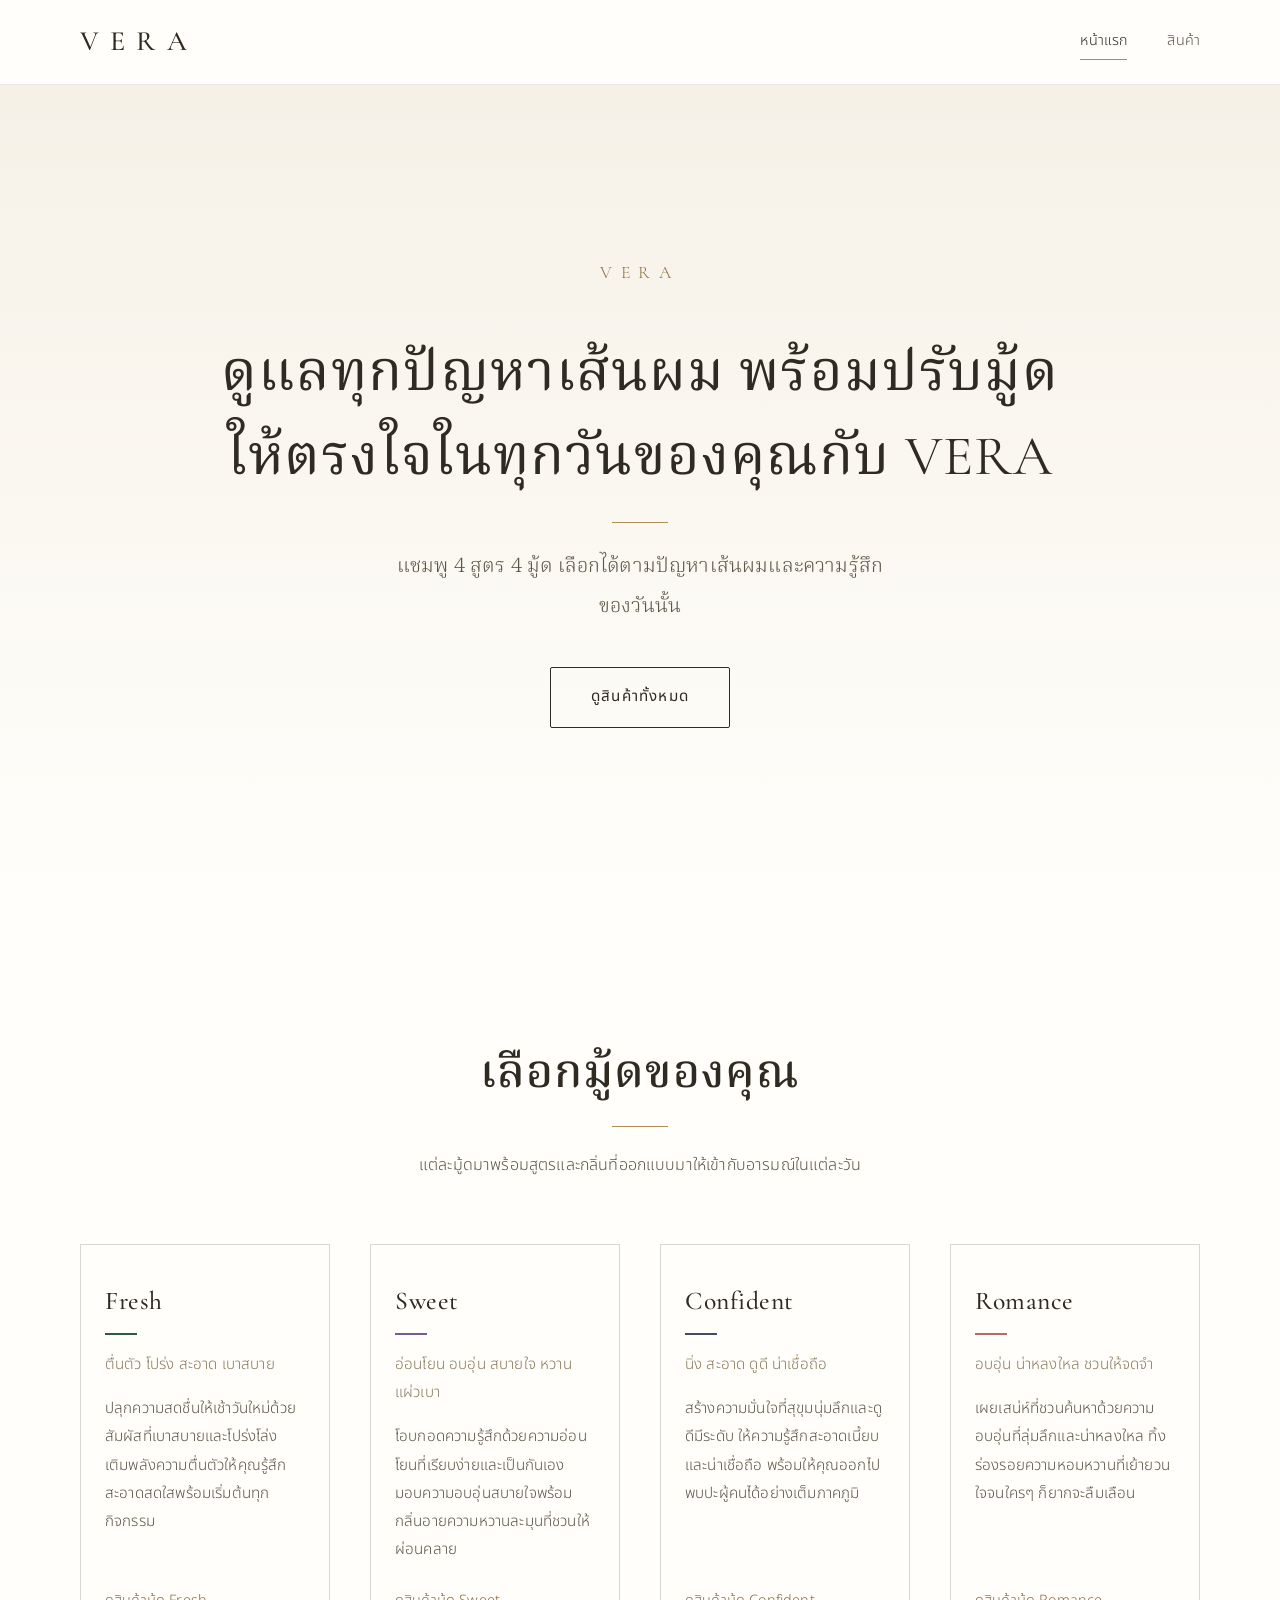
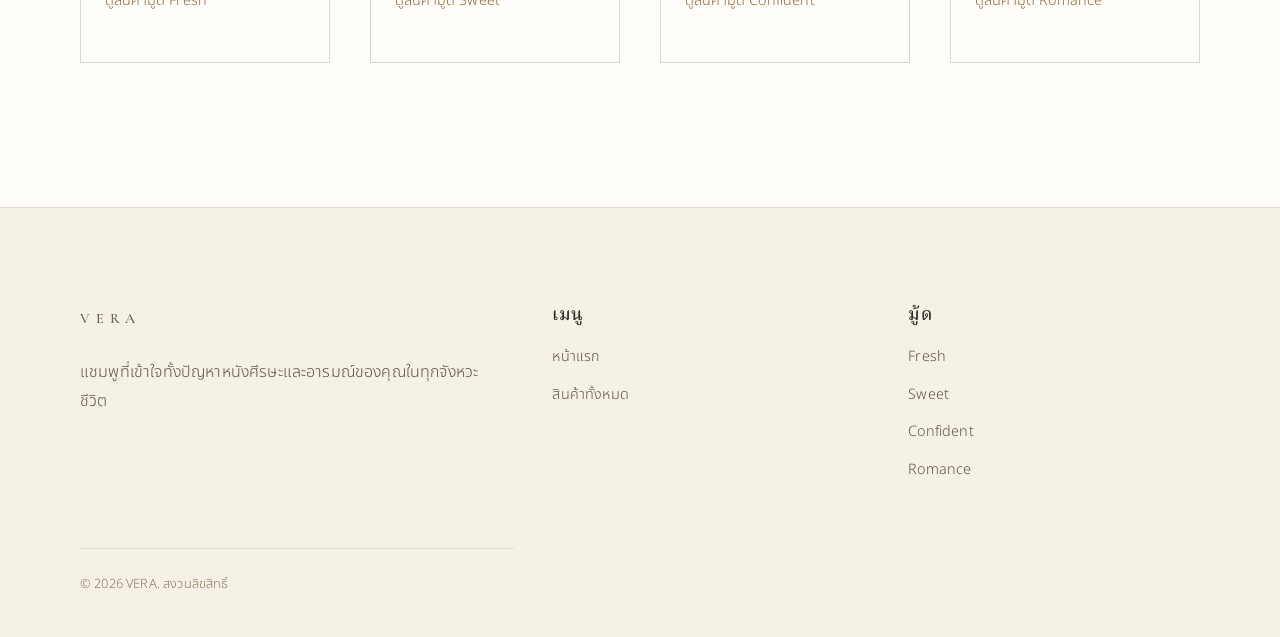
<file: index.html>
<!DOCTYPE html>
<html lang="th">
<head>
  <meta charset="UTF-8">
  <meta name="viewport" content="width=device-width, initial-scale=1">
  <title>VERA — แชมพูที่ปรับมู้ดให้ตรงใจ</title>
  <meta name="description" content="VERA แชมพูดูแลทุกปัญหาเส้นผม พร้อมปรับมู้ดให้ตรงใจในทุกวันของคุณ">
  <link rel="stylesheet" href="style.css">
</head>
<body>

  <header class="site-header">
    <div class="container nav">
      <a href="index.html" class="logo" aria-label="VERA หน้าแรก">VERA</a>
      <nav class="nav-links" aria-label="เมนูหลัก">
        <a href="index.html" aria-current="page">หน้าแรก</a>
        <a href="product.html">สินค้า</a>
      </nav>
    </div>
  </header>

  <main>
    <!-- Hero -->
    <section class="hero hero--full text-center">
      <div class="container">
        <span class="hero-brand">VERA</span>
        <h1>ดูแลทุกปัญหาเส้นผม พร้อมปรับมู้ดให้ตรงใจในทุกวันของคุณกับ VERA</h1>
        <span class="rule"></span>
        <p class="lead">แชมพู 4 สูตร 4 มู้ด เลือกได้ตามปัญหาเส้นผมและความรู้สึกของวันนั้น</p>
        <div class="hero-actions mt-4">
          <a href="product.html" class="btn">ดูสินค้าทั้งหมด</a>
        </div>
      </div>
    </section>

    <!-- Moods -->
    <section class="section" id="moods">
      <div class="container">
        <div class="section-head text-center">
          <h2>เลือกมู้ดของคุณ</h2>
          <span class="rule"></span>
          <p>แต่ละมู้ดมาพร้อมสูตรและกลิ่นที่ออกแบบมาให้เข้ากับอารมณ์ในแต่ละวัน</p>
        </div>

        <div class="grid grid--4">
          <a class="mood-card" data-mood="fresh" href="product.html?mood=fresh">
            <h3>Fresh</h3>
            <span class="mood-underline"></span>
            <p class="mood-card__keys">ตื่นตัว โปร่ง สะอาด เบาสบาย</p>
            <p>ปลุกความสดชื่นให้เช้าวันใหม่ด้วยสัมผัสที่เบาสบายและโปร่งโล่ง เติมพลังความตื่นตัวให้คุณรู้สึกสะอาดสดใสพร้อมเริ่มต้นทุกกิจกรรม</p>
            <span class="mood-card__link">ดูสินค้ามู้ด Fresh</span>
          </a>

          <a class="mood-card" data-mood="sweet" href="product.html?mood=sweet">
            <h3>Sweet</h3>
            <span class="mood-underline"></span>
            <p class="mood-card__keys">อ่อนโยน อบอุ่น สบายใจ หวานแผ่วเบา</p>
            <p>โอบกอดความรู้สึกด้วยความอ่อนโยนที่เรียบง่ายและเป็นกันเอง มอบความอบอุ่นสบายใจพร้อมกลิ่นอายความหวานละมุนที่ชวนให้ผ่อนคลาย</p>
            <span class="mood-card__link">ดูสินค้ามู้ด Sweet</span>
          </a>

          <a class="mood-card" data-mood="confident" href="product.html?mood=confident">
            <h3>Confident</h3>
            <span class="mood-underline"></span>
            <p class="mood-card__keys">นิ่ง สะอาด ดูดี น่าเชื่อถือ</p>
            <p>สร้างความมั่นใจที่สุขุมนุ่มลึกและดูดีมีระดับ ให้ความรู้สึกสะอาดเนี้ยบและน่าเชื่อถือ พร้อมให้คุณออกไปพบปะผู้คนได้อย่างเต็มภาคภูมิ</p>
            <span class="mood-card__link">ดูสินค้ามู้ด Confident</span>
          </a>

          <a class="mood-card" data-mood="romance" href="product.html?mood=romance">
            <h3>Romance</h3>
            <span class="mood-underline"></span>
            <p class="mood-card__keys">อบอุ่น น่าหลงใหล ชวนให้จดจำ</p>
            <p>เผยเสน่ห์ที่ชวนค้นหาด้วยความอบอุ่นที่ลุ่มลึกและน่าหลงใหล ทิ้งร่องรอยความหอมหวานที่เย้ายวนใจจนใครๆ ก็ยากจะลืมเลือน</p>
            <span class="mood-card__link">ดูสินค้ามู้ด Romance</span>
          </a>
        </div>
      </div>
    </section>
  </main>

  <footer class="site-footer">
    <div class="container">
      <div class="footer-grid">
        <div>
          <a href="index.html" class="logo">VERA</a>
          <p class="mt-3">แชมพูที่เข้าใจทั้งปัญหาหนังศีรษะและอารมณ์ของคุณในทุกจังหวะชีวิต</p>
        </div>
        <div>
          <h4>เมนู</h4>
          <ul>
            <li><a href="index.html">หน้าแรก</a></li>
            <li><a href="product.html">สินค้าทั้งหมด</a></li>
          </ul>
        </div>
        <div>
          <h4>มู้ด</h4>
          <ul>
            <li><a href="product.html?mood=fresh">Fresh</a></li>
            <li><a href="product.html?mood=sweet">Sweet</a></li>
            <li><a href="product.html?mood=confident">Confident</a></li>
            <li><a href="product.html?mood=romance">Romance</a></li>
          </ul>
        </div>
      </div>
      <p class="footer-bottom">&copy; 2026 VERA. สงวนลิขสิทธิ์</p>
    </div>
  </footer>

  <script src="script.js"></script>
</body>
</html>
</file>
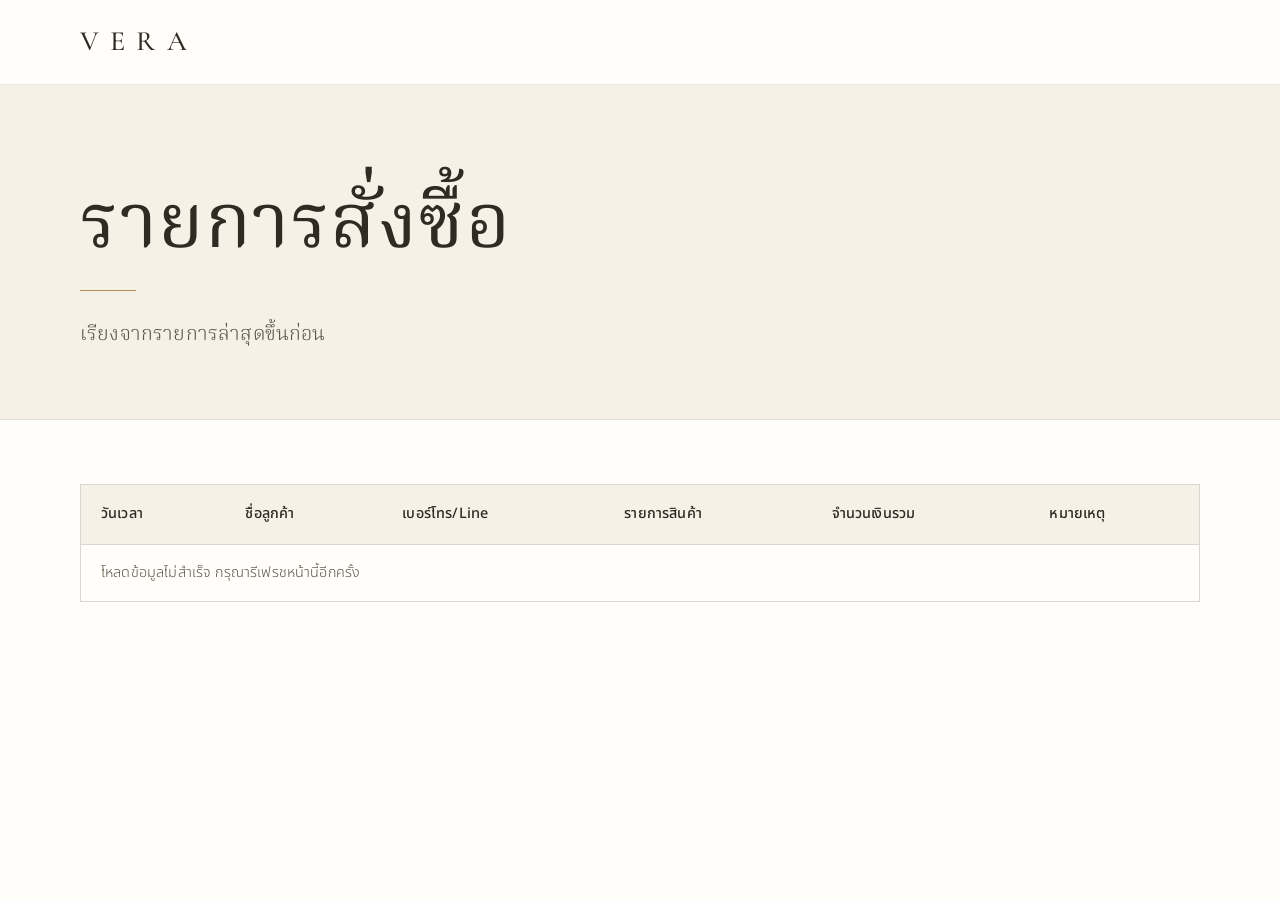
<file: admin.html>
<!DOCTYPE html>
<html lang="th">
<head>
  <meta charset="UTF-8">
  <meta name="viewport" content="width=device-width, initial-scale=1">
  <meta name="robots" content="noindex, nofollow">
  <title>รายการสั่งซื้อ — VERA Admin</title>
  <link rel="stylesheet" href="style.css">
</head>
<body>

  <header class="site-header">
    <div class="container nav">
      <a href="index.html" class="logo" aria-label="VERA หน้าแรก">VERA</a>
    </div>
  </header>

  <main>
    <section class="page-head">
      <div class="container">
        <h1>รายการสั่งซื้อ</h1>
        <span class="rule"></span>
        <p class="lead">เรียงจากรายการล่าสุดขึ้นก่อน</p>
      </div>
    </section>

    <section class="page-body">
      <div class="container">
        <div class="table-wrap">
          <table id="ordersTable" class="data-table">
            <thead>
              <tr>
                <th scope="col">วันเวลา</th>
                <th scope="col">ชื่อลูกค้า</th>
                <th scope="col">เบอร์โทร/Line</th>
                <th scope="col">รายการสินค้า</th>
                <th scope="col">จำนวนเงินรวม</th>
                <th scope="col">หมายเหตุ</th>
              </tr>
            </thead>
            <tbody></tbody>
          </table>
        </div>
      </div>
    </section>
  </main>

  <script src="script.js"></script>
</body>
</html>
</file>
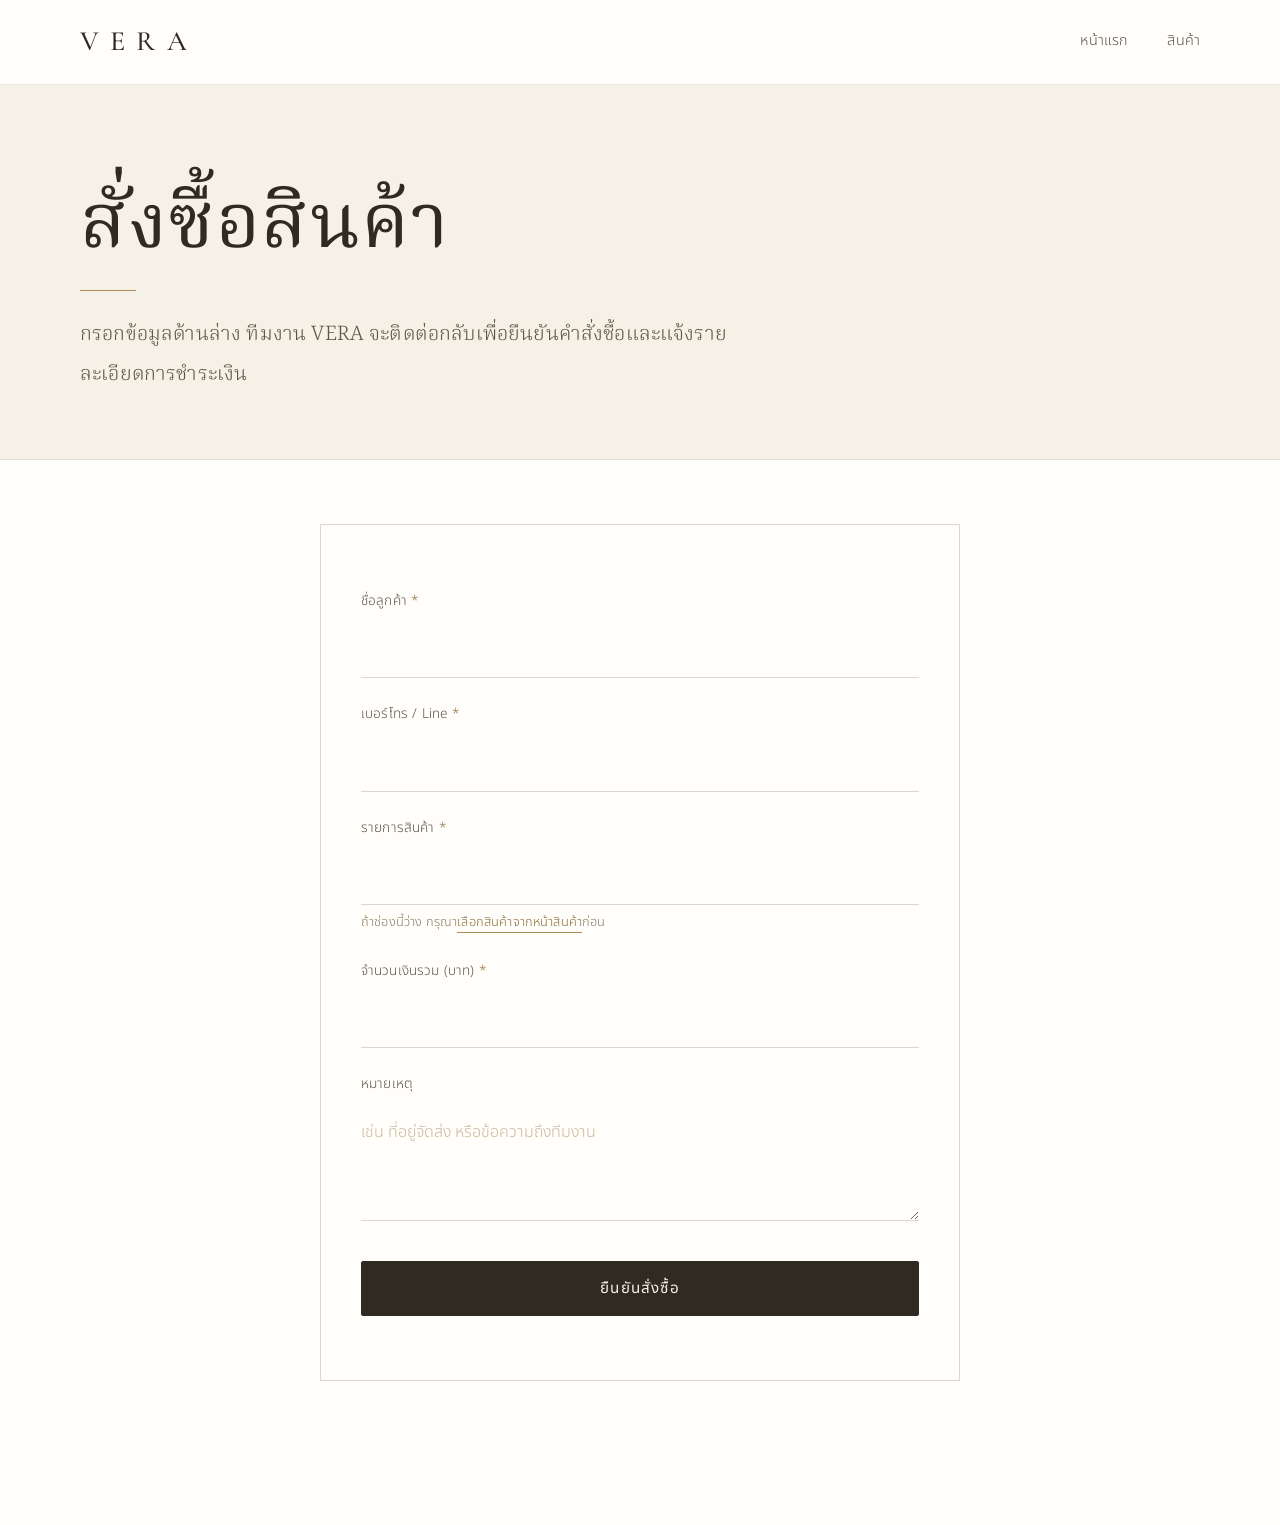
<file: order.html>
<!DOCTYPE html>
<html lang="th">
<head>
  <meta charset="UTF-8">
  <meta name="viewport" content="width=device-width, initial-scale=1">
  <title>สั่งซื้อสินค้า — VERA</title>
  <link rel="stylesheet" href="style.css">
</head>
<body>

  <header class="site-header">
    <div class="container nav">
      <a href="index.html" class="logo" aria-label="VERA หน้าแรก">VERA</a>
      <nav class="nav-links" aria-label="เมนูหลัก">
        <a href="index.html">หน้าแรก</a>
        <a href="product.html">สินค้า</a>
      </nav>
    </div>
  </header>

  <main>
    <section class="page-head">
      <div class="container">
        <h1>สั่งซื้อสินค้า</h1>
        <span class="rule"></span>
        <p class="lead">กรอกข้อมูลด้านล่าง ทีมงาน VERA จะติดต่อกลับเพื่อยืนยันคำสั่งซื้อและแจ้งรายละเอียดการชำระเงิน</p>
      </div>
    </section>

    <section class="page-body">
      <div class="form-narrow">
        <form id="orderForm" class="form-card">
          <div class="field">
            <label for="customerName">ชื่อลูกค้า <span class="req">*</span></label>
            <input class="input" type="text" id="customerName" name="customerName" autocomplete="name" required>
          </div>

          <div class="field">
            <label for="contact">เบอร์โทร / Line <span class="req">*</span></label>
            <input class="input" type="text" id="contact" name="contact" autocomplete="tel" required>
          </div>

          <div class="field">
            <label for="items">รายการสินค้า <span class="req">*</span></label>
            <input class="input" type="text" id="items" name="items" required>
            <span class="field-hint">ถ้าช่องนี้ว่าง กรุณา<a href="product.html">เลือกสินค้าจากหน้าสินค้า</a>ก่อน</span>
          </div>

          <div class="field">
            <label for="total">จำนวนเงินรวม (บาท) <span class="req">*</span></label>
            <input class="input" type="text" id="total" name="total" inputmode="decimal" required>
          </div>

          <div class="field">
            <label for="note">หมายเหตุ</label>
            <textarea class="textarea" id="note" name="note" rows="3" placeholder="เช่น ที่อยู่จัดส่ง หรือข้อความถึงทีมงาน"></textarea>
          </div>

          <div class="form-actions">
            <button type="submit" class="btn btn--solid">ยืนยันสั่งซื้อ</button>
          </div>
        </form>
      </div>
    </section>
  </main>

  <script src="script.js"></script>
</body>
</html>
</file>
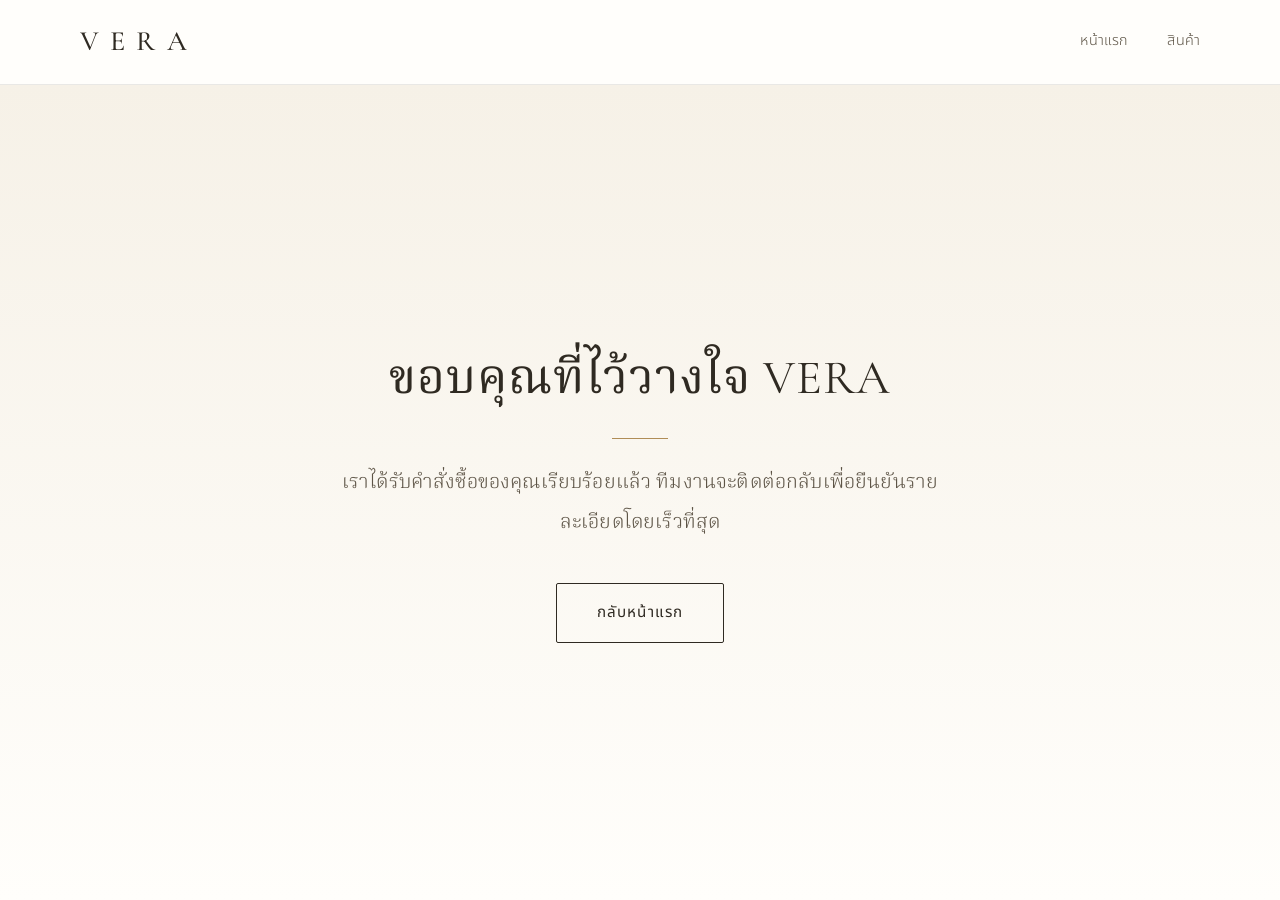
<file: thankyou.html>
<!DOCTYPE html>
<html lang="th">
<head>
  <meta charset="UTF-8">
  <meta name="viewport" content="width=device-width, initial-scale=1">
  <meta name="robots" content="noindex">
  <title>ขอบคุณที่สั่งซื้อ — VERA</title>
  <link rel="stylesheet" href="style.css">
</head>
<body>

  <header class="site-header">
    <div class="container nav">
      <a href="index.html" class="logo" aria-label="VERA หน้าแรก">VERA</a>
      <nav class="nav-links" aria-label="เมนูหลัก">
        <a href="index.html">หน้าแรก</a>
        <a href="product.html">สินค้า</a>
      </nav>
    </div>
  </header>

  <main class="thanks text-center">
    <div class="container">
      <h1>ขอบคุณที่ไว้วางใจ VERA</h1>
      <span class="rule"></span>
      <p class="lead">เราได้รับคำสั่งซื้อของคุณเรียบร้อยแล้ว ทีมงานจะติดต่อกลับเพื่อยืนยันรายละเอียดโดยเร็วที่สุด</p>
      <div class="mt-4">
        <a href="index.html" class="btn">กลับหน้าแรก</a>
      </div>
    </div>
  </main>

</body>
</html>
</file>
<file: style.css>
/* ==========================================================
   VERA — Premium minimal theme
   ขาว · ครีม · เบจเข้ม · ทอง/บรอนซ์อ่อนเป็นสีเน้น
   ========================================================== */

@import url("https://fonts.googleapis.com/css2?family=Cormorant+Garamond:ital,wght@0,400;0,500;0,600;1,400&family=Noto+Serif+Thai:wght@300;400;500&family=Noto+Sans+Thai:wght@300;400;500&display=swap");

/* ---------- Tokens ---------- */
:root {
  /* Base */
  --white: #fffefb;
  --cream: #f6f1e7;
  --cream-deep: #ece4d3;
  --beige: #c9b99b;
  --beige-dark: #8a7a5f;
  --ink: #2f2a22;
  --ink-soft: #5d5446;

  /* Accent (gold / light bronze) */
  --gold: #b08d57;
  --gold-soft: #cdb485;
  --bronze: #8c6a3b;

  /* Lines */
  --line: rgba(47, 42, 34, 0.18);
  --line-soft: rgba(47, 42, 34, 0.1);

  /* Mood dots — ใช้แตะเล็กๆ เท่านั้น */
  --mood-fresh: #2f5a41;
  --mood-sweet: #7b5a8d;
  --mood-confident: #3f4f61;
  --mood-romance: #b86a66;

  /* Type */
  --font-display: "Cormorant Garamond", "Noto Serif Thai", Georgia, serif;
  --font-serif: "Noto Serif Thai", "Cormorant Garamond", Georgia, serif;
  --font-sans: "Noto Sans Thai", "Helvetica Neue", Arial, sans-serif;

  /* Spacing scale */
  --space-1: 0.5rem;
  --space-2: 1rem;
  --space-3: 1.5rem;
  --space-4: 2.5rem;
  --space-5: 4rem;
  --space-6: 6rem;
  --space-7: 9rem;

  --container: 1120px;
  --radius: 2px;
  --ease: cubic-bezier(0.22, 0.61, 0.36, 1);
}

/* ---------- Reset ---------- */
*, *::before, *::after { box-sizing: border-box; }
html { scroll-behavior: smooth; -webkit-text-size-adjust: 100%; }
body {
  margin: 0;
  background: var(--white);
  color: var(--ink);
  font-family: var(--font-sans);
  font-weight: 300;
  font-size: 1rem;
  line-height: 1.85;
  letter-spacing: 0.01em;
  -webkit-font-smoothing: antialiased;
}
img { display: block; max-width: 100%; height: auto; }
a { color: inherit; text-decoration: none; }
ul { list-style: none; margin: 0; padding: 0; }
h1, h2, h3, h4, p { margin: 0; }
::selection { background: var(--gold-soft); color: var(--ink); }

:focus-visible {
  outline: 1px solid var(--bronze);
  outline-offset: 4px;
}

/* ---------- Typography ---------- */
h1, h2, h3, h4 {
  font-family: var(--font-display);
  font-weight: 500;
  color: var(--ink);
  line-height: 1.25;
  letter-spacing: 0.02em;
}
h1 { font-size: clamp(2.6rem, 6vw, 4.75rem); font-weight: 400; line-height: 1.12; }
h2 { font-size: clamp(1.9rem, 3.6vw, 2.9rem); }
h3 { font-size: 1.4rem; }
h4 { font-size: 1.1rem; }

p { color: var(--ink-soft); max-width: 62ch; }
.lead {
  font-family: var(--font-serif);
  font-size: clamp(1.05rem, 1.6vw, 1.25rem);
  line-height: 2;
  color: var(--ink-soft);
}
.text-center { text-align: center; }
.text-center p { margin-inline: auto; }
.muted { color: var(--beige-dark); }

/* ---------- Layout ---------- */
.container {
  width: min(100% - 3rem, var(--container));
  margin-inline: auto;
}
.section { padding-block: var(--space-7); }
.section--cream { background: var(--cream); }
.section--deep { background: var(--cream-deep); }
.section-head { margin-bottom: var(--space-5); }
.section-head h2 { margin-bottom: var(--space-2); }

/* เส้นทองบางๆ ใต้หัวข้อ */
.rule {
  display: block;
  width: 56px;
  height: 1px;
  background: var(--gold);
  margin: var(--space-3) 0;
}
.text-center .rule { margin-inline: auto; }

.grid { display: grid; gap: var(--space-4); }
.grid--2 { grid-template-columns: repeat(2, 1fr); }
.grid--3 { grid-template-columns: repeat(3, 1fr); }
.grid--4 { grid-template-columns: repeat(4, 1fr); }

/* ---------- Header / Nav ---------- */
.site-header {
  position: sticky;
  top: 0;
  z-index: 50;
  background: rgba(255, 254, 251, 0.92);
  backdrop-filter: blur(8px);
  border-bottom: 1px solid var(--line-soft);
}
.nav {
  display: flex;
  align-items: center;
  justify-content: space-between;
  min-height: 84px;
}
.logo {
  font-family: var(--font-display);
  font-size: 1.75rem;
  font-weight: 500;
  letter-spacing: 0.4em;
  color: var(--ink);
}
.nav-links { display: flex; gap: var(--space-4); }
.nav-links a {
  font-size: 0.9rem;
  color: var(--ink-soft);
  padding-block: 0.25rem;
  border-bottom: 1px solid transparent;
  transition: color 0.3s var(--ease), border-color 0.3s var(--ease);
}
.nav-links a:hover { color: var(--ink); border-color: var(--gold); }

/* ---------- Buttons ---------- */
.btn {
  display: inline-block;
  padding: 0.95rem 2.5rem;
  font-family: var(--font-sans);
  font-size: 0.95rem;
  font-weight: 400;
  letter-spacing: 0.08em;
  color: var(--ink);
  background: transparent;
  border: 1px solid var(--ink);
  border-radius: var(--radius);
  cursor: pointer;
  transition: background 0.35s var(--ease), color 0.35s var(--ease), border-color 0.35s var(--ease);
}
.btn:hover { background: var(--ink); color: var(--cream); }

.btn--gold { border-color: var(--bronze); color: var(--bronze); }
.btn--gold:hover { background: var(--bronze); border-color: var(--bronze); color: var(--white); }

.btn--solid { background: var(--ink); color: var(--cream); }
.btn--solid:hover { background: var(--bronze); border-color: var(--bronze); }

.btn--text {
  padding: 0.25rem 0;
  border: 0;
  border-bottom: 1px solid var(--gold);
  border-radius: 0;
}
.btn--text:hover { background: transparent; color: var(--bronze); }

/* ---------- Hero ---------- */
.hero {
  padding-block: var(--space-7);
  background: linear-gradient(180deg, var(--cream) 0%, var(--white) 100%);
}
.hero-inner {
  display: grid;
  grid-template-columns: 1.1fr 0.9fr;
  gap: var(--space-6);
  align-items: center;
}
.hero h1 { margin-bottom: var(--space-3); }
.hero .lead { margin-bottom: var(--space-4); max-width: 46ch; }
.hero-actions { display: flex; flex-wrap: wrap; gap: var(--space-3); align-items: center; }
.hero-media { border: 1px solid var(--line); padding: var(--space-2); }
.hero-media img { width: 100%; aspect-ratio: 4 / 5; object-fit: cover; }

/* ---------- Product cards ---------- */
.product-grid {
  display: grid;
  grid-template-columns: repeat(4, 1fr);
  gap: var(--space-4);
}
.product-card {
  display: flex;
  flex-direction: column;
  background: var(--white);
  border: 1px solid var(--line-soft);
  transition: border-color 0.4s var(--ease);
}
.product-card:hover { border-color: var(--gold); }

.product-card__media {
  background: var(--cream);
  border-bottom: 1px solid var(--line-soft);
  overflow: hidden;
}
.product-card__media img {
  width: 100%;
  aspect-ratio: 1 / 1;
  object-fit: cover;
}
.product-card__body {
  display: flex;
  flex-direction: column;
  flex: 1;
  padding: var(--space-3);
  gap: var(--space-1);
}
.product-card__name {
  font-family: var(--font-display);
  font-size: 1.3rem;
  line-height: 1.3;
}
.product-card__desc {
  font-size: 0.9rem;
  line-height: 1.8;
  color: var(--ink-soft);
}
.product-card__meta {
  display: flex;
  align-items: baseline;
  justify-content: space-between;
  margin-top: auto;
  padding-top: var(--space-2);
  border-top: 1px solid var(--line-soft);
}
.product-card__size { font-size: 0.85rem; color: var(--beige-dark); }
.product-card__price {
  font-family: var(--font-display);
  font-size: 1.35rem;
  font-weight: 500;
  color: var(--bronze);
}
.product-card .btn { margin-top: var(--space-2); text-align: center; }

/* ---------- Mood: แค่จุดเล็กๆ + เส้นใต้หัวข้อ ---------- */
.mood {
  --mood-color: var(--gold);
  display: inline-flex;
  align-items: center;
  gap: 0.6rem;
  font-size: 0.85rem;
  color: var(--ink-soft);
}
.mood::before {
  content: "";
  width: 7px;
  height: 7px;
  border-radius: 50%;
  background: var(--mood-color);
  flex: none;
}
.mood--fresh     { --mood-color: var(--mood-fresh); }
.mood--sweet     { --mood-color: var(--mood-sweet); }
.mood--confident { --mood-color: var(--mood-confident); }
.mood--romance   { --mood-color: var(--mood-romance); }

/* ใส่ data-mood บน element ใดก็ได้ เพื่อให้ตัวแปรสีส่งต่อลงไปในลูก */
[data-mood="fresh"]     { --mood-color: var(--mood-fresh); }
[data-mood="sweet"]     { --mood-color: var(--mood-sweet); }
[data-mood="confident"] { --mood-color: var(--mood-confident); }
[data-mood="romance"]   { --mood-color: var(--mood-romance); }

.mood-underline {
  display: block;
  width: 32px;
  height: 2px;
  margin: var(--space-2) 0;
  background: var(--mood-color, var(--gold));
}
.mood-dot {
  display: inline-block;
  width: 7px;
  height: 7px;
  border-radius: 50%;
  background: var(--mood-color, var(--gold));
}

/* ---------- Filter / tabs ---------- */
.filters {
  display: flex;
  flex-wrap: wrap;
  gap: var(--space-3);
  margin-bottom: var(--space-4);
  border-bottom: 1px solid var(--line-soft);
}
.filter-btn {
  padding: 0.75rem 0;
  font: inherit;
  font-size: 0.95rem;
  color: var(--beige-dark);
  background: none;
  border: 0;
  border-bottom: 1px solid transparent;
  margin-bottom: -1px;
  cursor: pointer;
  transition: color 0.3s var(--ease), border-color 0.3s var(--ease);
}
.filter-btn:hover { color: var(--ink); }
.filter-btn.is-active { color: var(--ink); border-color: var(--gold); }

/* ---------- Feature / benefit blocks ---------- */
.feature {
  padding-top: var(--space-3);
  border-top: 1px solid var(--line);
}
.feature h3 { margin-bottom: var(--space-1); }
.feature p { font-size: 0.95rem; }

/* ---------- Quote ---------- */
.quote {
  font-family: var(--font-display);
  font-style: italic;
  font-size: clamp(1.5rem, 3vw, 2.25rem);
  line-height: 1.55;
  color: var(--ink);
  max-width: 28ch;
  margin-inline: auto;
}

/* ---------- Forms ---------- */
.field { display: flex; flex-direction: column; gap: 0.4rem; margin-bottom: var(--space-3); }
.field label { font-size: 0.85rem; color: var(--ink-soft); }
.input,
.textarea,
.select {
  width: 100%;
  padding: 0.85rem 0;
  font: inherit;
  color: var(--ink);
  background: transparent;
  border: 0;
  border-bottom: 1px solid var(--line);
  border-radius: 0;
  transition: border-color 0.3s var(--ease);
}
.input:focus,
.textarea:focus,
.select:focus { outline: none; border-color: var(--bronze); }
.input::placeholder,
.textarea::placeholder { color: var(--beige); }

/* ---------- Footer ---------- */
.site-footer {
  padding-block: var(--space-6) var(--space-4);
  background: var(--cream);
  border-top: 1px solid var(--line-soft);
}
.footer-grid {
  display: grid;
  grid-template-columns: 1.4fr 1fr 1fr;
  gap: var(--space-5);
  margin-bottom: var(--space-5);
}
.footer-grid h4 { margin-bottom: var(--space-2); }
.footer-grid li + li { margin-top: 0.5rem; }
.footer-grid a { font-size: 0.9rem; color: var(--ink-soft); transition: color 0.3s var(--ease); }
.footer-grid a:hover { color: var(--bronze); }
.footer-bottom {
  padding-top: var(--space-3);
  border-top: 1px solid var(--line-soft);
  font-size: 0.8rem;
  color: var(--beige-dark);
}

/* ---------- Utilities ---------- */
.mt-3 { margin-top: var(--space-3); }
.mt-4 { margin-top: var(--space-4); }
.mt-5 { margin-top: var(--space-5); }
.mb-3 { margin-bottom: var(--space-3); }
.mb-4 { margin-bottom: var(--space-4); }
.hidden { display: none !important; }
.sr-only {
  position: absolute;
  width: 1px;
  height: 1px;
  overflow: hidden;
  clip: rect(0 0 0 0);
  white-space: nowrap;
}

/* ---------- Responsive ---------- */
@media (max-width: 1024px) {
  .section { padding-block: var(--space-6); }
  .hero { padding-block: var(--space-6); }
  .hero-inner { gap: var(--space-5); }
  .product-grid { grid-template-columns: repeat(2, 1fr); }
  .grid--4 { grid-template-columns: repeat(2, 1fr); }
  .grid--3 { grid-template-columns: repeat(2, 1fr); }
}

@media (max-width: 720px) {
  :root { --space-5: 3rem; --space-6: 4.5rem; --space-7: 5.5rem; }
  .container { width: min(100% - 2.5rem, var(--container)); }
  .nav { min-height: 68px; }
  .logo { font-size: 1.4rem; letter-spacing: 0.32em; }
  .nav-links { gap: var(--space-3); }
  .nav-links a { font-size: 0.85rem; }

  .hero-inner { grid-template-columns: 1fr; }
  .hero-media { order: -1; }
  .hero-media img { aspect-ratio: 1 / 1; }

  .product-grid,
  .grid--2,
  .grid--3,
  .grid--4,
  .footer-grid { grid-template-columns: 1fr; }

  .btn { width: 100%; text-align: center; }
  .hero-actions .btn--text { width: auto; }
  .filters { gap: var(--space-2); overflow-x: auto; flex-wrap: nowrap; }
  .filter-btn { white-space: nowrap; }
}

@media (prefers-reduced-motion: reduce) {
  html { scroll-behavior: auto; }
  * { transition: none !important; }
}

/* ==========================================================
   Page-specific additions (index.html / product.html)
   ========================================================== */

/* Hero เต็มจอ */
.hero--full {
  min-height: calc(100vh - 85px);
  display: flex;
  align-items: center;
  padding-block: var(--space-6);
}
.hero--full .container { width: min(100% - 3rem, 880px); }
.hero--full h1 {
  font-size: clamp(2rem, 4.6vw, 3.5rem);
  line-height: 1.5;
  max-width: 24em;
  margin-inline: auto;
}
.hero--full .lead { margin-inline: auto; }
.hero--full .hero-actions { justify-content: center; }
.hero-brand {
  display: block;
  margin-bottom: var(--space-4);
  font-family: var(--font-display);
  font-size: 1.1rem;
  letter-spacing: 0.5em;
  color: var(--bronze);
}

/* หัวข้อหน้าย่อย */
.page-head {
  padding-block: var(--space-6) var(--space-5);
  background: var(--cream);
  border-bottom: 1px solid var(--line-soft);
}
.page-head .lead { margin-top: var(--space-2); }
.page-body { padding-block: var(--space-5) var(--space-7); }

/* การ์ด mood — เส้นขอบบาง สีแตะแค่เส้นใต้หัวข้อและจุดเล็กๆ */
.mood-card {
  display: flex;
  flex-direction: column;
  padding: var(--space-4) var(--space-3);
  background: var(--white);
  border: 1px solid var(--line);
  transition: border-color 0.4s var(--ease);
}
.mood-card:hover,
.mood-card:focus-visible { border-color: var(--mood-color, var(--gold)); }
.mood-card h3 { font-size: 1.6rem; }
.mood-card__keys {
  margin-bottom: var(--space-2);
  font-size: 0.85rem;
  color: var(--beige-dark);
}
.mood-card p { font-size: 0.95rem; }
.mood-card__link {
  margin-top: auto;
  padding-top: var(--space-3);
  font-size: 0.9rem;
  color: var(--bronze);
}
.mood-card__link::after {
  content: "";
  display: block;
  width: 0;
  height: 1px;
  margin-top: 0.4rem;
  background: var(--bronze);
  transition: width 0.4s var(--ease);
}
.mood-card:hover .mood-card__link::after { width: 100%; }
.mood-card .mood { margin-bottom: var(--space-2); }

.nav-links a[aria-current="page"] { color: var(--ink); border-color: var(--gold); }

/* ==========================================================
   Page-specific additions (order / thankyou / admin)
   ========================================================== */

/* ฟอร์มสั่งซื้อ */
.form-narrow { width: min(100% - 3rem, 640px); margin-inline: auto; }
.form-card {
  padding: var(--space-5) var(--space-4);
  background: var(--white);
  border: 1px solid var(--line);
}
.field .req { color: var(--bronze); }
.field-hint { font-size: 0.8rem; color: var(--beige-dark); }
.field-hint a { color: var(--bronze); border-bottom: 1px solid var(--gold); }
.form-actions { margin-top: var(--space-4); }
.form-actions .btn { width: 100%; }

/* หน้าขอบคุณ */
.thanks {
  min-height: calc(100vh - 85px);
  display: flex;
  align-items: center;
  padding-block: var(--space-6);
  background: linear-gradient(180deg, var(--cream) 0%, var(--white) 100%);
}
.thanks .container { width: min(100% - 3rem, 640px); }
.thanks h1 { font-size: clamp(2rem, 4vw, 3rem); line-height: 1.5; }
.thanks p { margin-inline: auto; }

/* ตารางหลังบ้าน */
.table-wrap {
  overflow-x: auto;
  border: 1px solid var(--line);
  background: var(--white);
}
.data-table {
  width: 100%;
  min-width: 860px;
  border-collapse: collapse;
  font-size: 0.9rem;
}
.data-table th,
.data-table td {
  padding: 1rem 1.25rem;
  text-align: left;
  vertical-align: top;
  border-bottom: 1px solid var(--line-soft);
}
.data-table th {
  font-weight: 500;
  color: var(--ink);
  background: var(--cream);
  border-bottom: 1px solid var(--line);
  white-space: nowrap;
}
.data-table td { color: var(--ink-soft); line-height: 1.7; }
.data-table tbody tr:last-child td { border-bottom: 0; }
.data-table tbody tr:hover td { background: rgba(246, 241, 231, 0.5); }
.data-table th:nth-child(5),
.data-table td:nth-child(5) { white-space: nowrap; }

@media (max-width: 720px) {
  .form-card { padding: var(--space-4) var(--space-3); }
  .form-narrow, .thanks .container { width: min(100% - 2.5rem, 640px); }
}
</file>
